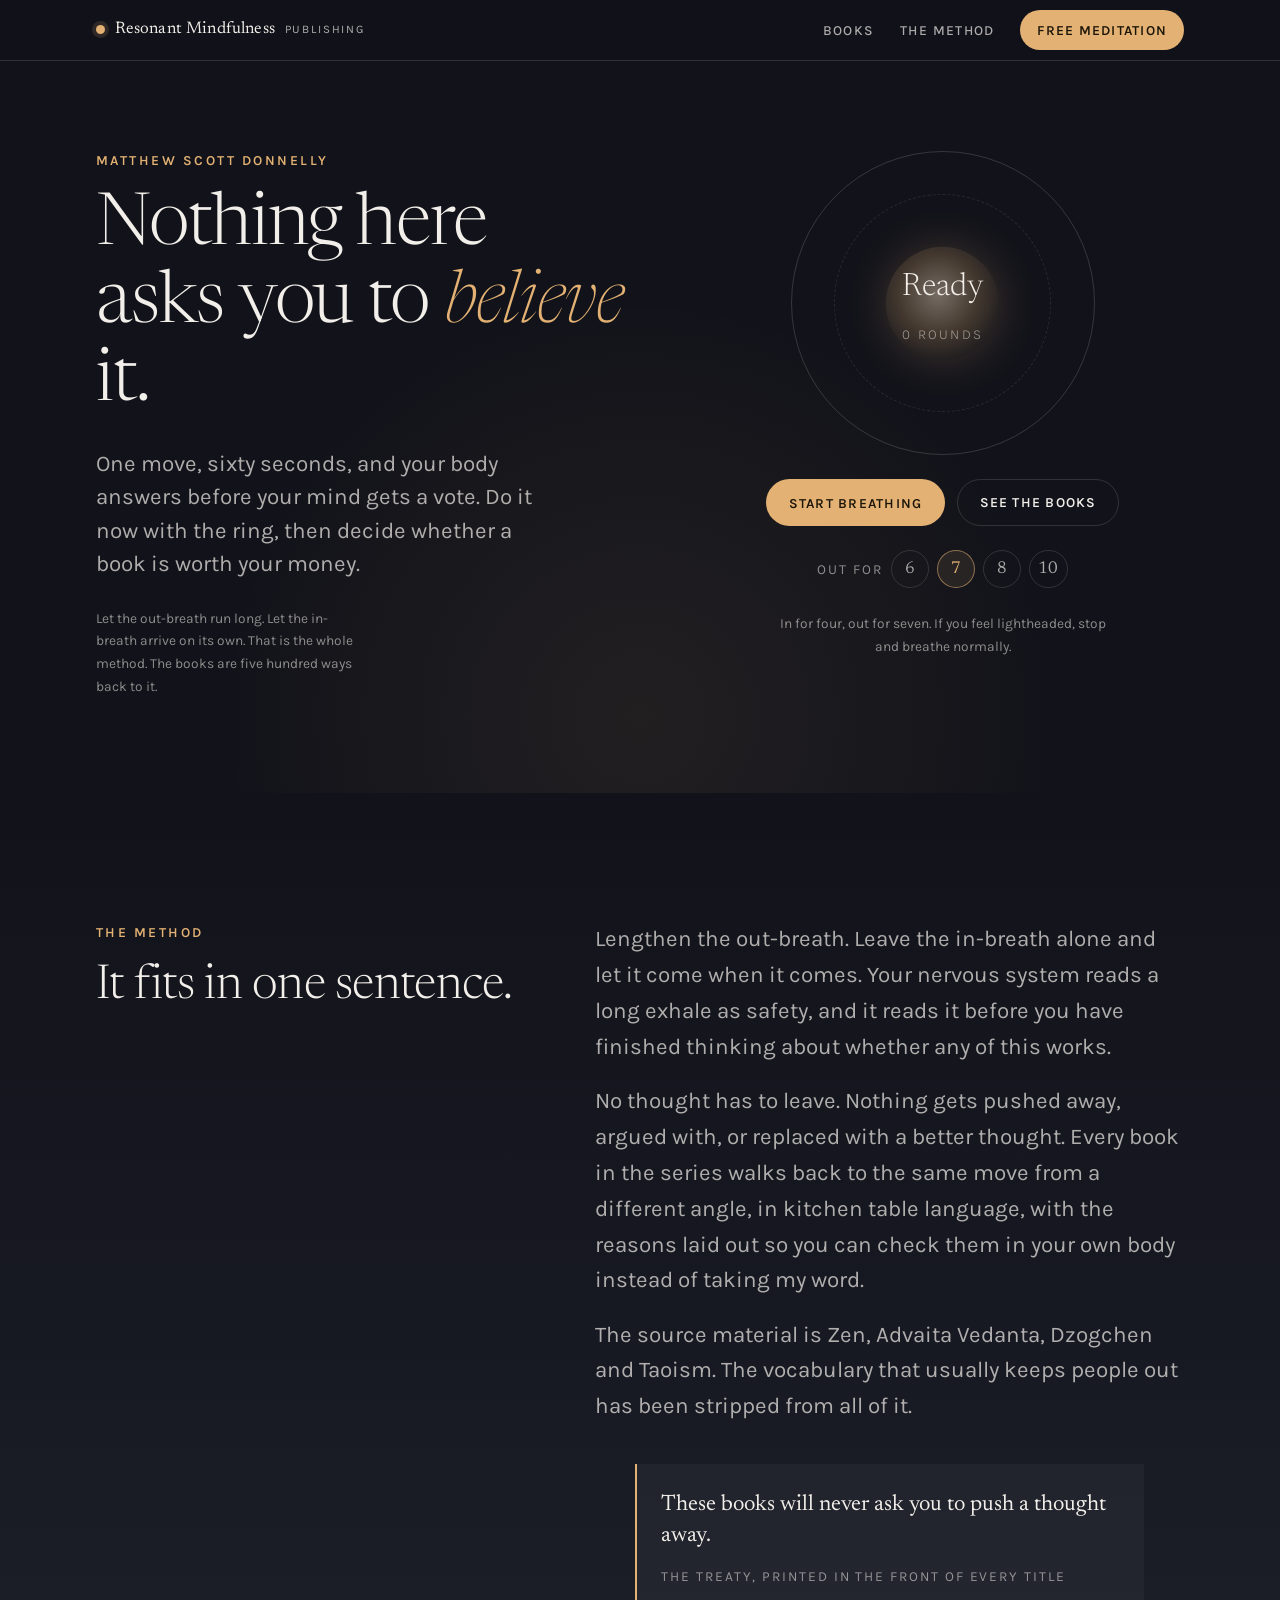
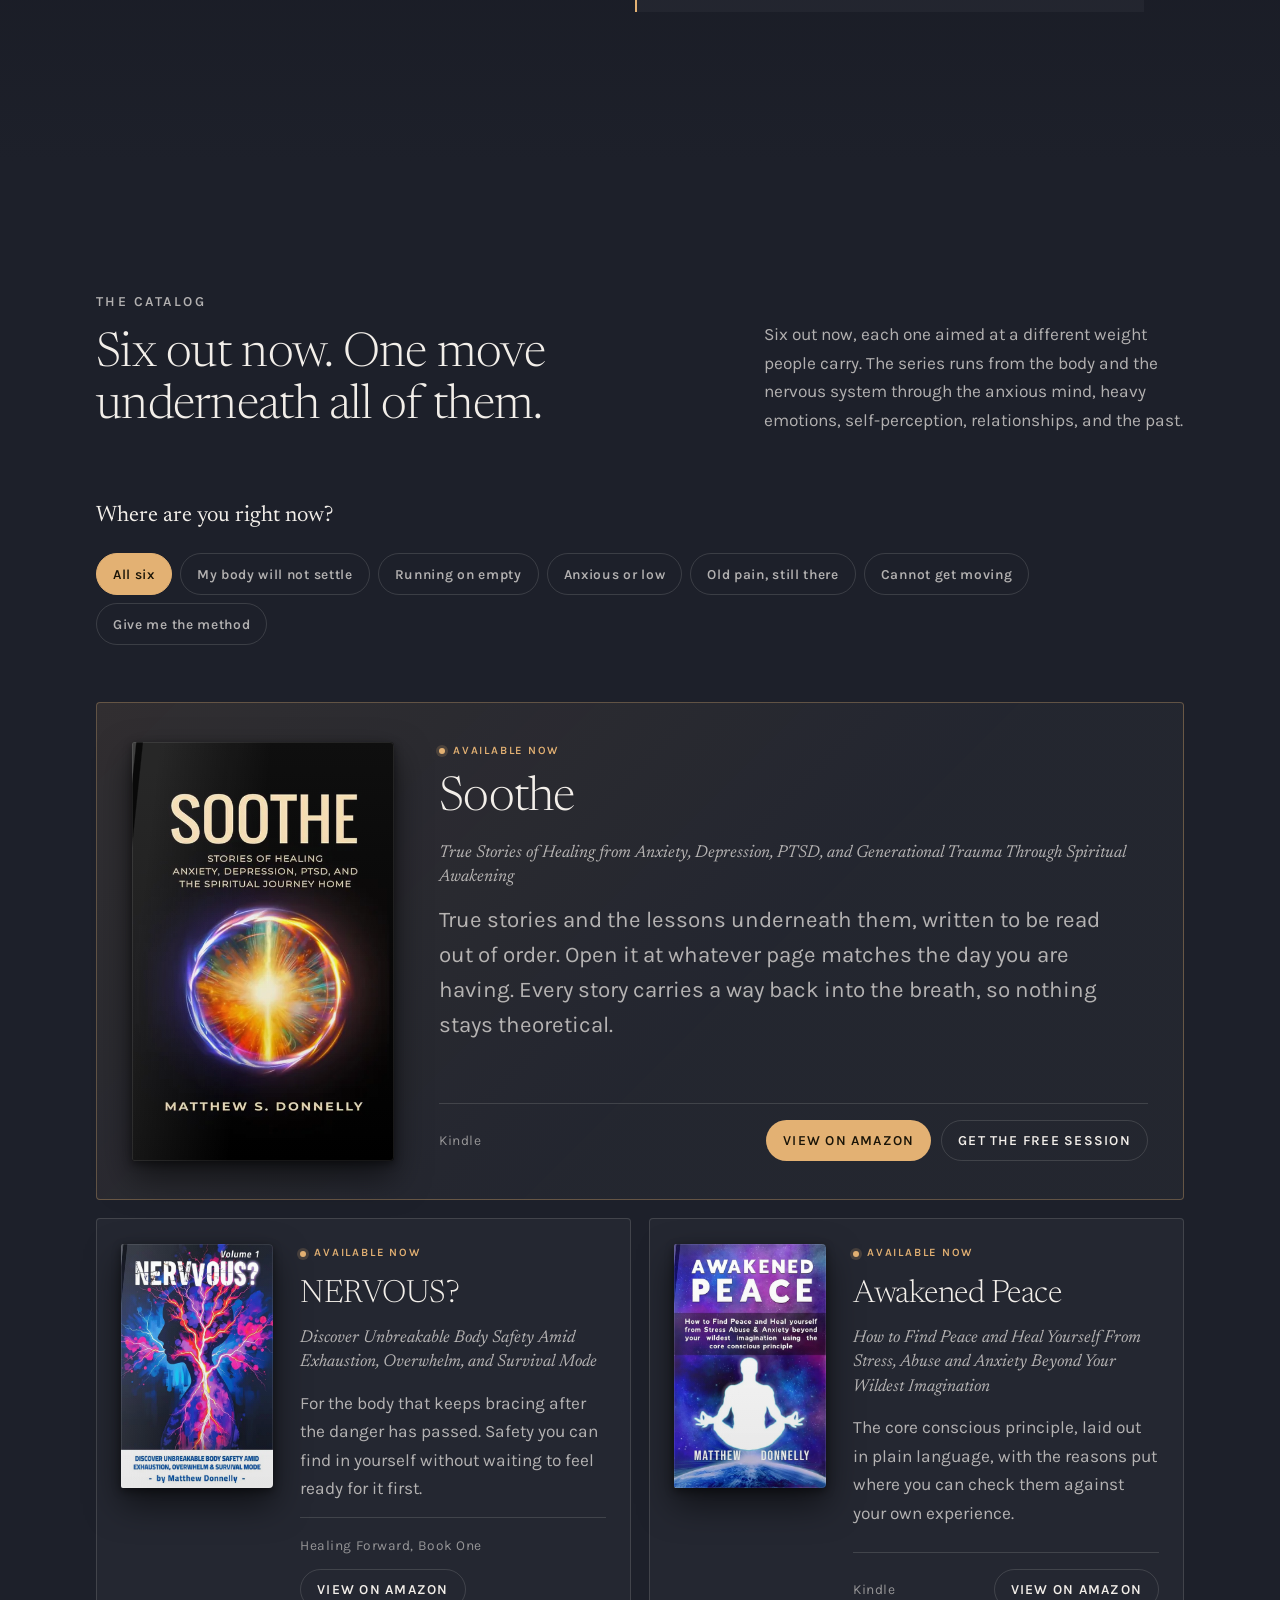
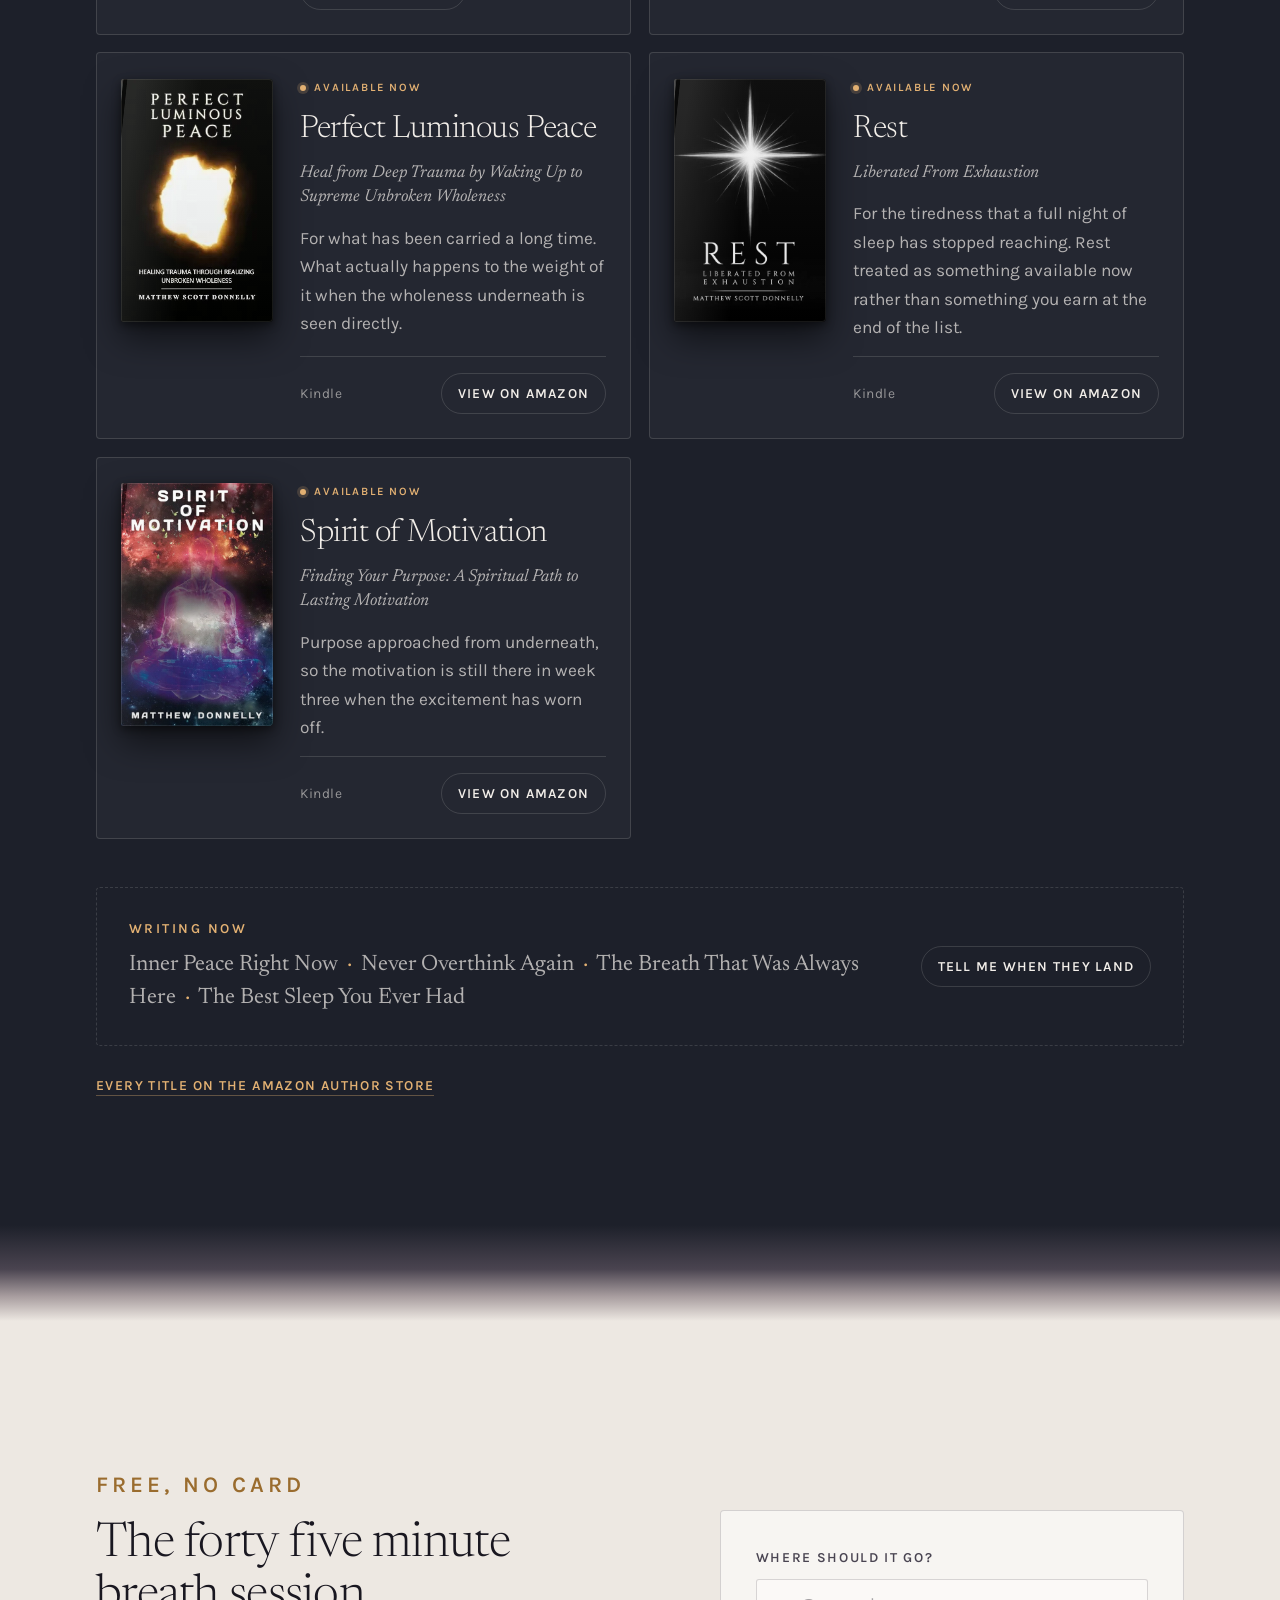
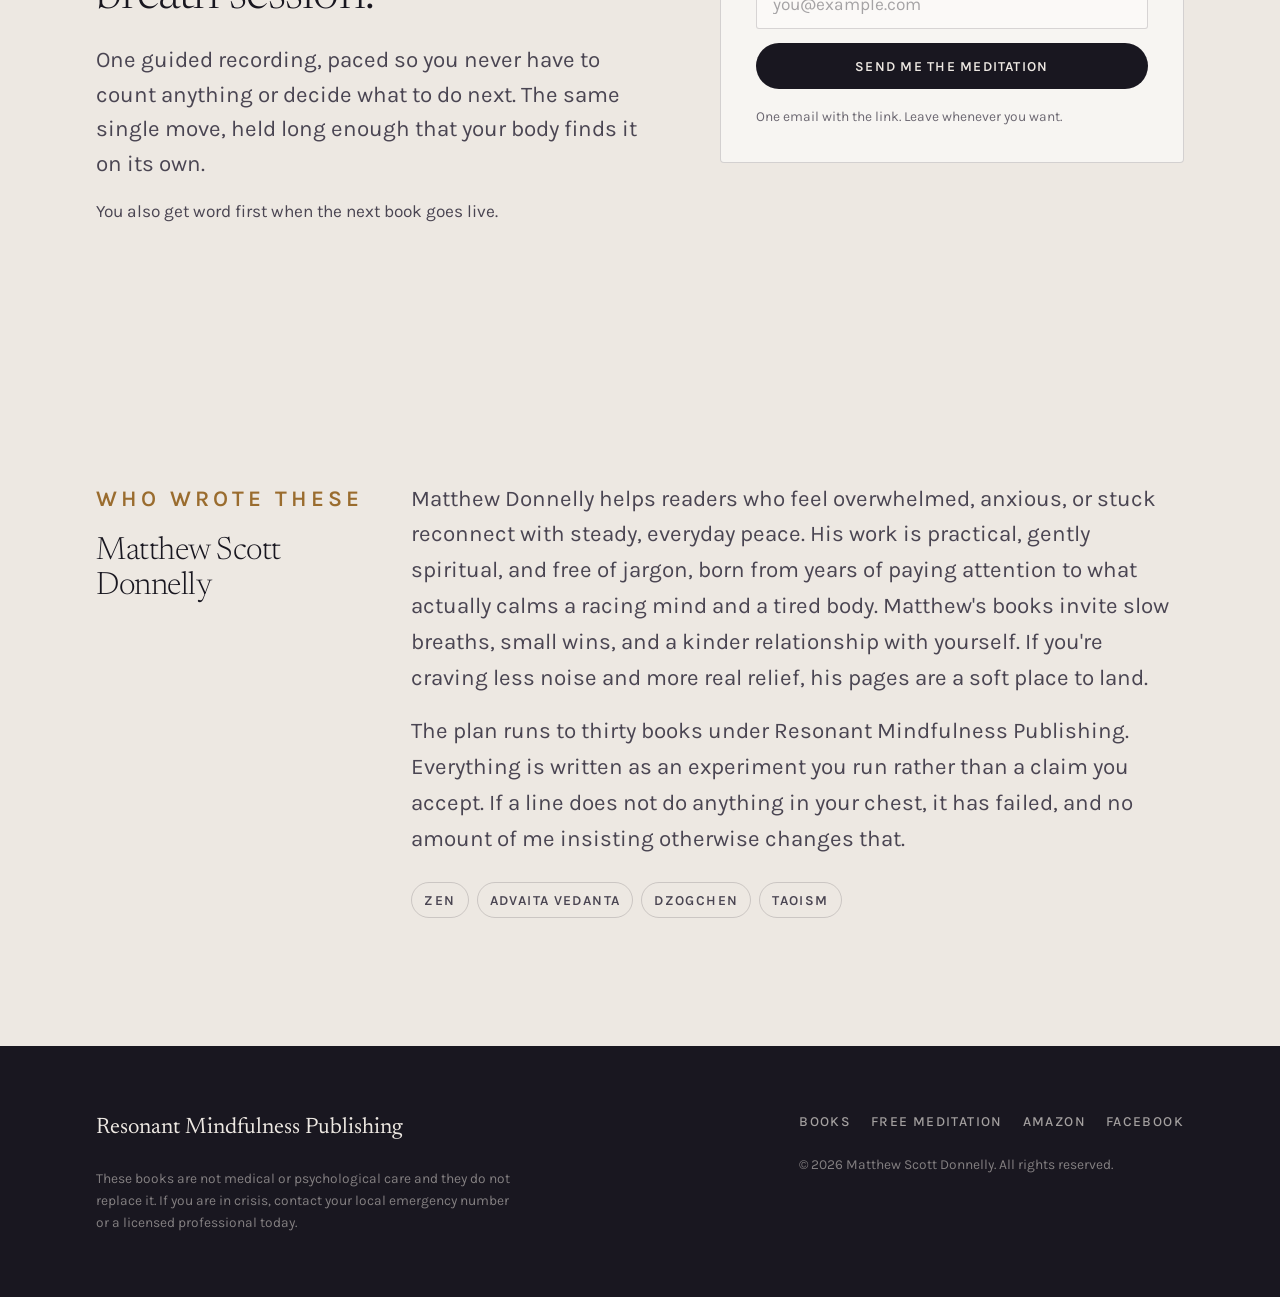
<file: index.html>
<!DOCTYPE html>
<html lang="en">
<head>
<meta charset="utf-8">
<meta name="viewport" content="width=device-width, initial-scale=1, viewport-fit=cover">
<title>Resonant Mindfulness Publishing | Books by Matthew Scott Donnelly</title>
<meta name="description" content="Books that translate Zen, Advaita Vedanta, Dzogchen and Taoism into plain language you can test in your own body. One move: the long out-breath.">
<meta name="theme-color" content="#12131A">
<meta property="og:title" content="Resonant Mindfulness Publishing">
<meta property="og:description" content="Nothing here asks you to believe it. One move, sixty seconds, and you decide.">
<meta property="og:type" content="website">
<link rel="canonical" href="https://REPLACE-DOMAIN/">
<meta property="og:url" content="https://REPLACE-DOMAIN/">
<meta property="og:image" content="https://REPLACE-DOMAIN/assets/covers/soothe.webp">
<script>document.documentElement.className+=' js';</script>
<link rel="preconnect" href="https://fonts.googleapis.com">
<link rel="preconnect" href="https://fonts.gstatic.com" crossorigin>
<link href="https://fonts.googleapis.com/css2?family=Karla:ital,wght@0,400;0,500;0,600;1,400&family=Newsreader:ital,opsz,wght@0,6..72,200;0,6..72,300;0,6..72,400;1,6..72,300&display=swap" rel="stylesheet">

  <!-- Begin Brevo Form - HEAD -->
  <style>
    :where(.sib-form-message-panel) {
      display: none;
    }

    :where(.sib-form-message-panel .sib-notification__icon) {
      width: 20px;
      height: 20px;
    }

    .ap-form-wrap {
      background: transparent;
      text-align: left;
    }

    #sib-form-container {
      width: 100%;
      max-width: 36rem;
      text-align: left;
      direction: ltr;
      font-family: var(--body, "Karla", -apple-system, BlinkMacSystemFont, "Segoe UI", Helvetica, Arial, sans-serif);
      color: var(--ink, #191720);
    }

    #sib-form-container input,
    #sib-form-container button,
    #sib-form-container label,
    #sib-form-container p {
      font-family: inherit;
    }

    #sib-form-container a {
      color: var(--gold-deep, #9A6C2E);
      text-decoration: underline;
    }

    #sib-form-container .ap-form {
      max-width: none;
      padding: clamp(1.5rem, 4vw, 2.2rem);
      background: rgba(255, 255, 255, .55);
      border: 1px solid var(--line-light, rgba(25, 23, 32, .16));
      border-radius: 4px;
    }

    #sib-form-container .ap-msg {
      max-width: none;
      margin: 0 0 1rem;
      padding: .9rem 1rem;
      border: 1px solid;
      border-radius: 3px;
      font-size: var(--s--1, .86rem);
      line-height: 1.5;
    }

    #sib-form-container .ap-msg--ok {
      color: #2E4A33;
      background: #E7EFE6;
      border-color: rgba(46, 74, 51, .34);
    }

    #sib-form-container .ap-msg--error {
      color: #5C2B2B;
      background: #F4E7E3;
      border-color: rgba(92, 43, 43, .34);
    }

    #sib-form-container .sib-form-message-panel__text {
      display: flex;
      align-items: flex-start;
      gap: .6rem;
      text-align: left;
    }

    #sib-form-container .sib-notification__icon {
      flex: none;
      width: 18px;
      height: 18px;
      margin-top: .15rem;
      fill: currentColor;
    }

    #sib-form-container .ap-label {
      display: block;
      margin-bottom: .6rem;
      font-size: var(--s--1, .86rem);
      font-weight: 600;
      letter-spacing: .12em;
      text-transform: uppercase;
      color: var(--ink-soft, #4A4552);
    }

    #sib-form-container .ap-input {
      width: 100%;
      min-height: 50px;
      padding: .8rem 1rem;
      font-size: var(--s-0, 1rem);
      color: var(--ink, #191720);
      background: #FBF9F7;
      border: 1px solid var(--line-light, rgba(25, 23, 32, .16));
      border-radius: 3px;
      box-shadow: none;
    }

    #sib-form-container .ap-input::placeholder {
      color: rgba(25, 23, 32, .38);
    }

    #sib-form-container .ap-input:focus {
      border-color: var(--ink, #191720);
      outline: none;
    }

    #sib-form-container .ap-input:focus-visible {
      outline: 2px solid var(--gold, #E3B173);
      outline-offset: 2px;
    }

    #sib-form-container .ap-error {
      display: block;
      margin-top: .6rem;
      padding: .5rem .75rem;
      font-size: var(--s--1, .86rem);
      line-height: 1.5;
      color: #5C2B2B;
      background: #F4E7E3;
      border: 1px solid rgba(92, 43, 43, .3);
      border-radius: 3px;
    }

    #sib-form-container .ap-error:empty {
      display: none;
      padding: 0;
      border: 0;
    }

    #sib-form-container .ap-btn {
      display: inline-flex;
      align-items: center;
      justify-content: center;
      gap: .55rem;
      width: 100%;
      min-height: 46px;
      margin-top: .9rem;
      padding: .7rem 1.35rem;
      font-size: var(--s--1, .86rem);
      font-weight: 600;
      letter-spacing: .09em;
      text-transform: uppercase;
      color: var(--dawn, #EDE8E2);
      background: var(--ink, #191720);
      border: 1px solid transparent;
      border-radius: 999px;
      cursor: pointer;
      transition: background-color .2s ease, transform .2s ease;
    }

    #sib-form-container .ap-btn:hover {
      background: #2C2836;
    }

    #sib-form-container .ap-btn:active {
      transform: translateY(1px);
    }

    #sib-form-container .ap-btn .icon {
      width: 1em;
      height: 1em;
      fill: currentColor;
    }

    #sib-form-container .ap-btn .progress-indicator__icon {
      animation: ap-spin .9s linear infinite;
    }

    #sib-form-container .sib-hide-loader-icon {
      display: none;
    }

    #sib-form-container .ap-note {
      margin: 1rem 0 0;
      font-size: var(--s--1, .86rem);
      line-height: 1.6;
      color: var(--ink-soft, #4A4552);
      opacity: .8;
    }

    #sib-form-container .input--hidden {
      display: none;
    }

    @keyframes ap-spin {
      to {
        transform: rotate(360deg);
      }
    }

    @media (prefers-reduced-motion: reduce) {

      #sib-form-container .ap-btn,
      #sib-form-container .ap-btn .progress-indicator__icon {
        transition: none;
        animation: none;
      }
    }
  </style>
  <!-- End Brevo Form - HEAD -->

  <link rel="stylesheet" href="assets/css/styles.css">
</head>
<body>
<a class="skip" href="#main">Skip to content</a>

<header class="site-head">
  <div class="head-in">
    <a class="mark" href="#top"><i class="mark-dot" aria-hidden="true"></i>Resonant Mindfulness <span>Publishing</span></a>
    <nav class="head-nav" aria-label="Main">
      <div class="head-links">
        <a href="#books">Books</a>
        <a href="#method">The method</a>
      </div>
      <a class="btn btn-gold btn-sm" href="#meditation">Free meditation</a>
    </nav>
  </div>
</header>

<main id="main">

  <!-- HERO -->
  <section class="sec hero tone-night" id="top">
    <div class="wrap hero-in">
      <div>
        <p class="eyebrow">Matthew Scott Donnelly</p>
        <h1>Nothing here asks you to <em>believe</em> it.</h1>
        <p class="hero-sub">One move, sixty seconds, and your body answers before your mind gets a vote. Do it now with the ring, then decide whether a book is worth your money.</p>
        <p class="hero-note">Let the out-breath run long. Let the in-breath arrive on its own. That is the whole method. The books are five hundred ways back to it.</p>
      </div>

      <div class="pacer" id="pacer">
        <div class="pacer-stage">
          <div class="ring" aria-hidden="true"></div>
          <svg class="arc" viewBox="0 0 100 100" aria-hidden="true">
            <circle class="arc-fill" id="arc" cx="50" cy="50" r="49.5"/>
          </svg>
          <div class="orb" id="orb" aria-hidden="true"></div>
          <p class="pacer-label">
            <span id="phase" aria-live="polite">Ready</span>
            <span class="pacer-count" id="rounds">0 rounds</span>
          </p>
        </div>
        <div class="pacer-controls">
          <button class="btn btn-gold" id="pacer-toggle" type="button">Start breathing</button>
          <a class="btn btn-ghost" href="#books">See the books</a>
        </div>
        <div class="pace" role="group" aria-label="Length of the out-breath in seconds">
          <span class="pace-label">Out for</span>
          <button class="pace-btn" type="button" data-out="6000" aria-pressed="false">6</button>
          <button class="pace-btn" type="button" data-out="7000" aria-pressed="true">7</button>
          <button class="pace-btn" type="button" data-out="8000" aria-pressed="false">8</button>
          <button class="pace-btn" type="button" data-out="10000" aria-pressed="false">10</button>
        </div>
        <div class="pacer-foot">
          <p class="pacer-safety">In for four, out for <span id="out-word">seven</span>. If you feel lightheaded, stop and breathe normally.</p>
          <p class="pacer-milestone">That was a minute. Whatever just moved in your chest is the whole argument.</p>
        </div>
      </div>
    </div>
  </section>

  <!-- METHOD -->
  <section class="sec method tone-night-2" id="method">
    <div class="wrap method-grid">
      <div>
        <p class="eyebrow">The method</p>
        <h2>It fits in one sentence.</h2>
      </div>
      <div>
        <div class="method-body">
          <p>Lengthen the out-breath. Leave the in-breath alone and let it come when it comes. Your nervous system reads a long exhale as safety, and it reads it before you have finished thinking about whether any of this works.</p>
          <p>No thought has to leave. Nothing gets pushed away, argued with, or replaced with a better thought. Every book in the series walks back to the same move from a different angle, in kitchen table language, with the reasons laid out so you can check them in your own body instead of taking my word.</p>
          <p>The source material is Zen, Advaita Vedanta, Dzogchen and Taoism. The vocabulary that usually keeps people out has been stripped from all of it.</p>
        </div>
        <blockquote class="treaty">
          These books will never ask you to push a thought away.
          <small>The treaty, printed in the front of every title</small>
        </blockquote>
      </div>
    </div>
  </section>

  <!-- BOOKS -->
  <section class="sec books tone-night-3" id="books">
    <div class="wrap">
      <div class="sec-head reveal">
        <div>
          <p class="eyebrow">The catalog</p>
          <h2>Six out now. One move underneath all of them.</h2>
        </div>
        <p>Six out now, each one aimed at a different weight people carry. The series runs from the body and the nervous system through the anxious mind, heavy emotions, self-perception, relationships, and the past.</p>
      </div>

      <div class="chooser reveal">
        <p class="chooser-q">Where are you right now?</p>
        <div class="chip-row" role="group" aria-label="Find the book for what you are dealing with">
          <button class="chip" type="button" data-pick="all" aria-pressed="true">All six</button>
          <button class="chip" type="button" data-pick="nervous" aria-pressed="false">My body will not settle</button>
          <button class="chip" type="button" data-pick="rest" aria-pressed="false">Running on empty</button>
          <button class="chip" type="button" data-pick="soothe" aria-pressed="false">Anxious or low</button>
          <button class="chip" type="button" data-pick="luminous" aria-pressed="false">Old pain, still there</button>
          <button class="chip" type="button" data-pick="spirit" aria-pressed="false">Cannot get moving</button>
          <button class="chip" type="button" data-pick="awakened" aria-pressed="false">Give me the method</button>
        </div>
        <p class="chooser-out" id="chooser-out" role="status"></p>
      </div>

      <div class="book-grid" id="book-grid">

        <article class="book is-lead reveal" data-book="soothe">
          <div class="cover cv-soothe" role="img" aria-label="Front cover of Soothe by Matthew Scott Donnelly"></div>
          <div class="book-body">
          <span class="status out">Available now</span>
          <h3>Soothe</h3>
          <p class="book-sub">True Stories of Healing from Anxiety, Depression, PTSD, and Generational Trauma Through Spiritual Awakening</p>
          <p class="book-blurb">True stories and the lessons underneath them, written to be read out of order. Open it at whatever page matches the day you are having. Every story carries a way back into the breath, so nothing stays theoretical.</p>
          <div class="book-meta">
            <span class="book-spec">Kindle</span>
            <span class="btn-row">
              <a class="btn btn-gold btn-sm" href="https://www.amazon.com/dp/B0FXNPCQXS">View on Amazon</a>
              <a class="btn btn-ghost btn-sm" href="#meditation">Get the free session</a>
            </span>
          </div>
        </div>
        </article>

        <article class="book reveal" data-book="nervous">
          <div class="cover cv-nervous" role="img" aria-label="Front cover of NERVOUS? by Matthew Scott Donnelly"></div>
          <div class="book-body">
          <span class="status out">Available now</span>
          <h3>NERVOUS?</h3>
          <p class="book-sub">Discover Unbreakable Body Safety Amid Exhaustion, Overwhelm, and Survival Mode</p>
          <p class="book-blurb">For the body that keeps bracing after the danger has passed. Safety you can find in yourself without waiting to feel ready for it first.</p>
          <div class="book-meta">
            <span class="book-spec">Healing Forward, Book One</span>
            <a class="btn btn-ghost btn-sm" href="https://www.amazon.com/dp/B0FZP8CP2K">View on Amazon</a>
          </div>
        </div>
        </article>

        <article class="book reveal" data-book="awakened">
          <div class="cover cv-awakened" role="img" aria-label="Front cover of Awakened Peace by Matthew Scott Donnelly"></div>
          <div class="book-body">
          <span class="status out">Available now</span>
          <h3>Awakened Peace</h3>
          <p class="book-sub">How to Find Peace and Heal Yourself From Stress, Abuse and Anxiety Beyond Your Wildest Imagination</p>
          <p class="book-blurb">The core conscious principle, laid out in plain language, with the reasons put where you can check them against your own experience.</p>
          <div class="book-meta">
            <span class="book-spec">Kindle</span>
            <a class="btn btn-ghost btn-sm" href="https://www.amazon.com/dp/B0FY8G5QWJ">View on Amazon</a>
          </div>
        </div>
        </article>

        <article class="book reveal" data-book="luminous">
          <div class="cover cv-luminous" role="img" aria-label="Front cover of Perfect Luminous Peace by Matthew Scott Donnelly"></div>
          <div class="book-body">
          <span class="status out">Available now</span>
          <h3>Perfect Luminous Peace</h3>
          <p class="book-sub">Heal from Deep Trauma by Waking Up to Supreme Unbroken Wholeness</p>
          <p class="book-blurb">For what has been carried a long time. What actually happens to the weight of it when the wholeness underneath is seen directly.</p>
          <div class="book-meta">
            <span class="book-spec">Kindle</span>
            <a class="btn btn-ghost btn-sm" href="https://www.amazon.com/dp/B0GHPTZHB3">View on Amazon</a>
          </div>
        </div>
        </article>

        <article class="book reveal" data-book="rest">
          <div class="cover cv-rest" role="img" aria-label="Front cover of Rest by Matthew Scott Donnelly"></div>
          <div class="book-body">
          <span class="status out">Available now</span>
          <h3>Rest</h3>
          <p class="book-sub">Liberated From Exhaustion</p>
          <p class="book-blurb">For the tiredness that a full night of sleep has stopped reaching. Rest treated as something available now rather than something you earn at the end of the list.</p>
          <div class="book-meta">
            <span class="book-spec">Kindle</span>
            <a class="btn btn-ghost btn-sm" href="https://www.amazon.com/dp/B0GH54Q6NW">View on Amazon</a>
          </div>
        </div>
        </article>

        <article class="book reveal" data-book="spirit">
          <div class="cover cv-spirit" role="img" aria-label="Front cover of Spirit of Motivation by Matthew Scott Donnelly"></div>
          <div class="book-body">
          <span class="status out">Available now</span>
          <h3>Spirit of Motivation</h3>
          <p class="book-sub">Finding Your Purpose: A Spiritual Path to Lasting Motivation</p>
          <p class="book-blurb">Purpose approached from underneath, so the motivation is still there in week three when the excitement has worn off.</p>
          <div class="book-meta">
            <span class="book-spec">Kindle</span>
            <a class="btn btn-ghost btn-sm" href="https://www.amazon.com/dp/B01AIOZQ38">View on Amazon</a>
          </div>
        </div>
        </article>

      </div>

      <div class="coming reveal">
        <div>
          <p class="eyebrow">Writing now</p>
          <p class="coming-list">Inner Peace Right Now <i>&middot;</i> Never Overthink Again <i>&middot;</i> The Breath That Was Always Here <i>&middot;</i> The Best Sleep You Ever Had</p>
        </div>
        <a class="btn btn-ghost btn-sm" href="#meditation">Tell me when they land</a>
      </div>

      <p class="store-line reveal"><a href="https://www.amazon.com/stores/Matthew-Donnelly/author/B0FWQGJ4T9">Every title on the Amazon author store</a></p>
    </div>
  </section>

  <div class="tone-break" aria-hidden="true"></div>

  <!-- FREE MEDITATION -->
  <section class="sec gift tone-light" id="meditation">
    <div class="wrap gift-in">
      <div class="reveal">
        <p class="eyebrow">Free, no card</p>
        <h2>The forty five minute breath session.</h2>
        <p>One guided recording, paced so you never have to count anything or decide what to do next. The same single move, held long enough that your body finds it on its own.</p>
        <p style="font-size:var(--s-0);margin-top:1rem">You also get word first when the next book goes live.</p>
      </div>

      <!-- Begin Brevo Form - BODY -->
      <div class="sib-form ap-form-wrap reveal">
        <div id="sib-form-container" class="sib-form-container">

          <div id="error-message" class="sib-form-message-panel ap-msg ap-msg--error">
            <div class="sib-form-message-panel__text sib-form-message-panel__text--center">
              <svg viewBox="0 0 512 512" class="sib-icon sib-notification__icon" aria-hidden="true">
                <path d="M256 40c118.621 0 216 96.075 216 216 0 119.291-96.61 216-216 216-119.244 0-216-96.562-216-216 0-119.203 96.602-216 216-216m0-32C119.043 8 8 119.083 8 256c0 136.997 111.043 248 248 248s248-111.003 248-248C504 119.083 392.957 8 256 8zm-11.49 120h22.979c6.823 0 12.274 5.682 11.99 12.5l-7 168c-.268 6.428-5.556 11.5-11.99 11.5h-8.979c-6.433 0-11.722-5.073-11.99-11.5l-7-168c-.283-6.818 5.167-12.5 11.99-12.5zM256 340c-15.464 0-28 12.536-28 28s12.536 28 28 28 28-12.536 28-28-12.536-28-28-28z" />
              </svg>
              <span class="sib-form-message-panel__inner-text">That did not go through. Check the address for a typo and send it once more.</span>
            </div>
          </div>

          <div id="success-message" class="sib-form-message-panel ap-msg ap-msg--ok">
            <div class="sib-form-message-panel__text sib-form-message-panel__text--center">
              <svg viewBox="0 0 512 512" class="sib-icon sib-notification__icon" aria-hidden="true">
                <path d="M256 8C119.033 8 8 119.033 8 256s111.033 248 248 248 248-111.033 248-248S392.967 8 256 8zm0 464c-118.664 0-216-96.055-216-216 0-118.663 96.055-216 216-216 118.664 0 216 96.055 216 216 0 118.663-96.055 216-216 216zm141.63-274.961L217.15 376.071c-4.705 4.667-12.303 4.637-16.97-.068l-85.878-86.572c-4.667-4.705-4.637-12.303.068-16.97l8.52-8.451c4.705-4.667 12.303-4.637 16.97.068l68.976 69.533 163.441-162.13c4.705-4.667 12.303-4.637 16.97.068l8.451 8.52c4.668 4.705 4.637 12.303-.068 16.97z" />
              </svg>
              <span class="sib-form-message-panel__inner-text">It is on the way. If it is not in your inbox in a few minutes, look in promotions or spam.</span>
            </div>
          </div>

          <div id="sib-container" class="sib-container--large sib-container--vertical ap-form">
            <form id="sib-form" method="POST" action="https://a9a9560a.sibforms.com/serve/[base64]" data-type="subscription">

              <div class="sib-input sib-form-block">
                <div class="form__entry entry_block">
                  <div class="form__label-row">
                    <label class="entry__label ap-label" for="EMAIL">Where should it go?</label>
                    <div class="entry__field">
                      <input class="input ap-input" type="email" id="EMAIL" name="EMAIL" autocomplete="email" inputmode="email" value="" placeholder="you@example.com" data-required="true" required />
                    </div>
                  </div>
                  <label class="entry__error entry__error--primary ap-error" for="EMAIL"></label>
                </div>
              </div>

              <div class="sib-form-block">
                <button class="sib-form-block__button sib-form-block__button-with-loader ap-btn" form="sib-form" type="submit">
                  <svg class="icon clickable__icon progress-indicator__icon sib-hide-loader-icon" viewBox="0 0 512 512" aria-hidden="true">
                    <path d="M460.116 373.846l-20.823-12.022c-5.541-3.199-7.54-10.159-4.663-15.874 30.137-59.886 28.343-131.652-5.386-189.946-33.641-58.394-94.896-95.833-161.827-99.676C261.028 55.961 256 50.751 256 44.352V20.309c0-6.904 5.808-12.337 12.703-11.982 83.556 4.306 160.163 50.864 202.11 123.677 42.063 72.696 44.079 162.316 6.031 236.832-3.14 6.148-10.75 8.461-16.728 5.01z" />
                  </svg>
                  Send me the meditation
                </button>
              </div>

              <p class="ap-note">One email with the link. Leave whenever you want.</p>

              <input type="text" name="email_address_check" value="" class="input--hidden">
              <input type="hidden" name="locale" value="en">

            </form>
          </div>
        </div>
      </div>
      <!-- End Brevo Form - BODY -->
    </div>
  </section>

  <!-- ABOUT -->
  <section class="sec about tone-light" id="about">
    <div class="wrap about-in reveal">
      <div>
        <p class="eyebrow">Who wrote these</p>
        <h2>Matthew Scott Donnelly</h2>
      </div>
      <div>
        <p>Matthew Donnelly helps readers who feel overwhelmed, anxious, or stuck reconnect with steady, everyday peace. His work is practical, gently spiritual, and free of jargon, born from years of paying attention to what actually calms a racing mind and a tired body. Matthew's books invite slow breaths, small wins, and a kinder relationship with yourself. If you're craving less noise and more real relief, his pages are a soft place to land.</p>
        <p>The plan runs to thirty books under Resonant Mindfulness Publishing. Everything is written as an experiment you run rather than a claim you accept. If a line does not do anything in your chest, it has failed, and no amount of me insisting otherwise changes that.</p>
        <div class="sources">
          <span>Zen</span><span>Advaita Vedanta</span><span>Dzogchen</span><span>Taoism</span>
        </div>
      </div>
    </div>
  </section>

</main>

<footer class="site-foot">
  <div class="wrap foot-in">
    <div>
      <p class="foot-mark">Resonant Mindfulness Publishing</p>
      <p class="foot-fine">These books are not medical or psychological care and they do not replace it. If you are in crisis, contact your local emergency number or a licensed professional today.</p>
    </div>
    <div>
      <nav class="foot-links" aria-label="Footer">
        <a href="#books">Books</a>
        <a href="#meditation">Free meditation</a>
        <a href="https://www.amazon.com/stores/Matthew-Donnelly/author/B0FWQGJ4T9">Amazon</a>
        <a href="https://www.facebook.com/anewearthnow">Facebook</a>
      </nav>
      <p class="foot-fine">&copy; <span id="year">2026</span> Matthew Scott Donnelly. All rights reserved.</p>
    </div>
  </div>
</footer>

<!-- Begin Brevo Form - FOOTER -->
  <script>
    window.REQUIRED_CODE_ERROR_MESSAGE = 'Please choose a country code';
    window.LOCALE = 'en';
    window.EMAIL_INVALID_MESSAGE = window.SMS_INVALID_MESSAGE = "That address does not look right. Check it and try again.";
    window.REQUIRED_ERROR_MESSAGE = "This one cannot be left blank.";
    window.GENERIC_INVALID_MESSAGE = "That address does not look right. Check it and try again.";
    window.INVALID_NUMBER = "That number does not look right. Check it and try again.";
    window.INVALID_DATE = "Please enter a valid date";
    window.REQUIRED_MULTISELECT_MESSAGE = 'Please select at least 1 option';

    window.translation = {
      common: {
        selectedList: '{quantity} list selected',
        selectedLists: '{quantity} lists selected',
        selectedOption: '{quantity} selected',
        selectedOptions: '{quantity} selected',
      }
    };

    var AUTOHIDE = Boolean(0);
  </script>

  <script defer src="https://sibforms.com/forms/end-form/build/main.js"></script>
  <!-- End Brevo Form - FOOTER -->

  <script defer src="assets/js/main.js"></script>
</body>
</html>
</file>
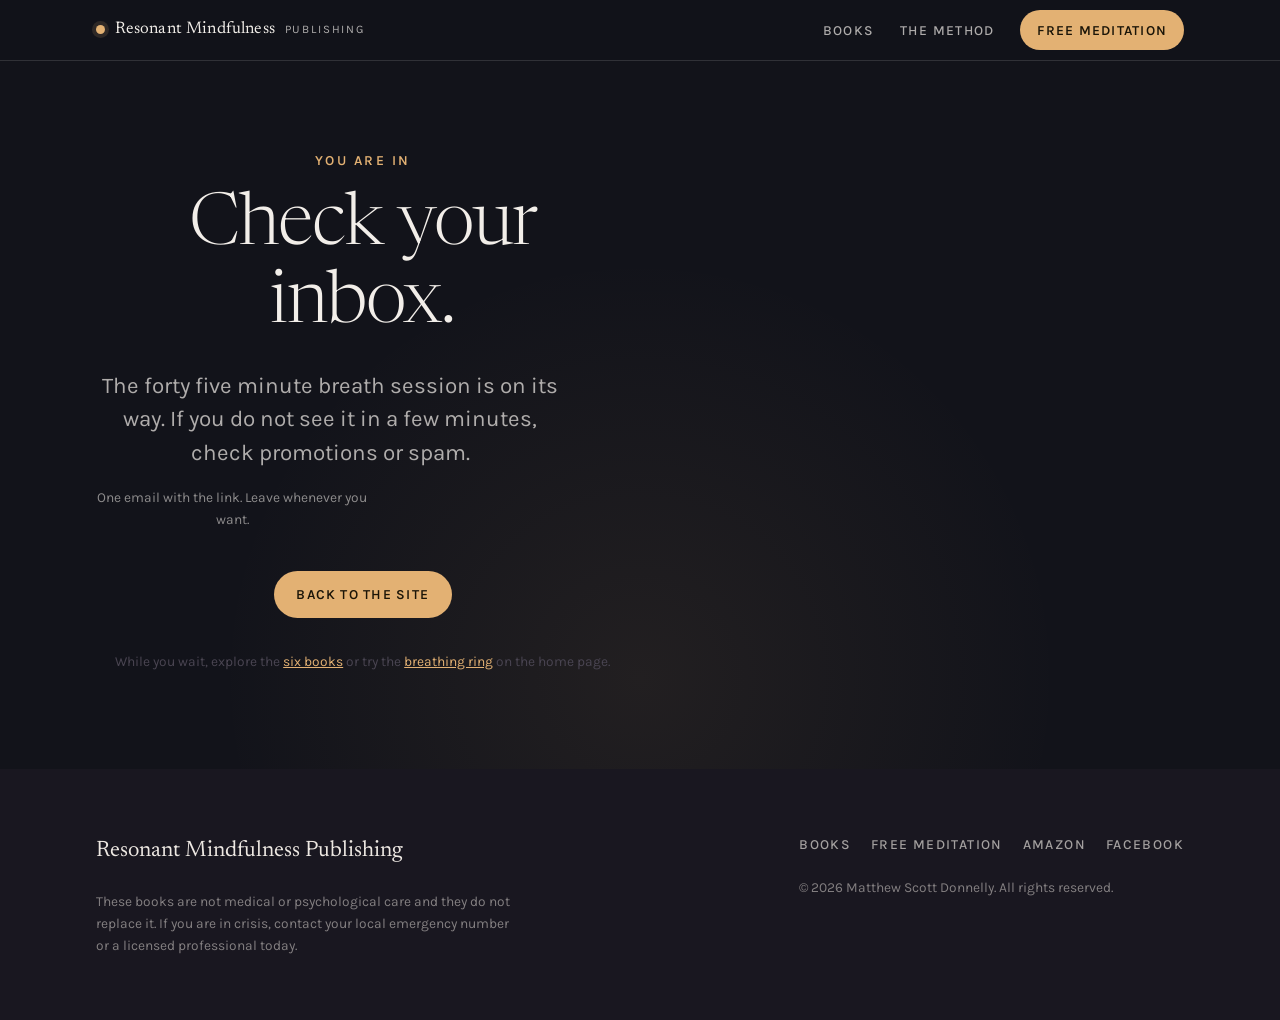
<file: thank-you.html>
<!DOCTYPE html>
<html lang="en">
<head>
<meta charset="utf-8">
<meta name="viewport" content="width=device-width, initial-scale=1, viewport-fit=cover">
<title>Thanks for Joining | Resonant Mindfulness Publishing</title>
<meta name="description" content="Your free meditation session is on the way. Check your inbox in a few minutes.">
<meta name="theme-color" content="#12131A">
<meta property="og:title" content="Thanks for Joining | Resonant Mindfulness Publishing">
<meta property="og:description" content="Your free meditation session is on the way. Check your inbox in a few minutes.">
<meta property="og:type" content="website">
<link rel="canonical" href="https://REPLACE-DOMAIN/thank-you.html">
<meta property="og:url" content="https://REPLACE-DOMAIN/thank-you.html">
<meta property="og:image" content="https://REPLACE-DOMAIN/assets/covers/soothe.webp">
<script>document.documentElement.className+=' js';</script>
<link rel="preconnect" href="https://fonts.googleapis.com">
<link rel="preconnect" href="https://fonts.gstatic.com" crossorigin>
<link href="https://fonts.googleapis.com/css2?family=Karla:ital,wght@0,400;0,500;0,600;1,400&family=Newsreader:ital,opsz,wght@0,6..72,200;0,6..72,300;0,6..72,400;1,6..72,300&display=swap" rel="stylesheet">
<link rel="stylesheet" href="assets/css/styles.css">
</head>
<body>
<a class="skip" href="#main">Skip to content</a>

<header class="site-head">
  <div class="head-in">
    <a class="mark" href="index.html"><i class="mark-dot" aria-hidden="true"></i>Resonant Mindfulness <span>Publishing</span></a>
    <nav class="head-nav" aria-label="Main">
      <div class="head-links">
        <a href="index.html#books">Books</a>
        <a href="index.html#method">The method</a>
      </div>
      <a class="btn btn-gold btn-sm" href="index.html#meditation">Free meditation</a>
    </nav>
  </div>
</header>

<main id="main">
  <section class="sec hero tone-night" id="top">
    <div class="wrap hero-in">
      <div style="text-align:center;max-width:36rem;margin:0 auto;">
        <div class="reveal" style="opacity:1;transform:none;">
          <p class="eyebrow">You are in</p>
          <h1>Check your inbox.</h1>
          <p class="hero-sub" style="margin-top:1.5rem;">The forty five minute breath session is on its way. If you do not see it in a few minutes, check promotions or spam.</p>
          <p class="hero-note" style="margin-top:1rem;">One email with the link. Leave whenever you want.</p>
        </div>

        <a href="index.html" class="btn btn-gold reveal" style="display:inline-flex;margin-top:2.5rem;opacity:1;transform:none;">
          Back to the site
        </a>

        <p class="reveal" style="margin-top:2rem;font-size:var(--s--1);color:var(--ink-soft);opacity:1;transform:none;">
          While you wait, explore the <a href="index.html#books" style="color:var(--gold);text-decoration:underline;">six books</a> or try the <a href="index.html#method" style="color:var(--gold);text-decoration:underline;">breathing ring</a> on the home page.
        </p>
      </div>
    </div>
  </section>
</main>

<footer class="site-foot">
  <div class="wrap foot-in">
    <div>
      <p class="foot-mark">Resonant Mindfulness Publishing</p>
      <p class="foot-fine">These books are not medical or psychological care and they do not replace it. If you are in crisis, contact your local emergency number or a licensed professional today.</p>
    </div>
    <div>
      <nav class="foot-links" aria-label="Footer">
        <a href="index.html#books">Books</a>
        <a href="index.html#meditation">Free meditation</a>
        <a href="https://www.amazon.com/stores/Matthew-Donnelly/author/B0FWQGJ4T9">Amazon</a>
        <a href="https://www.facebook.com/anewearthnow">Facebook</a>
      </nav>
      <p class="foot-fine">&copy; <span id="year">2026</span> Matthew Scott Donnelly. All rights reserved.</p>
    </div>
  </div>
</footer>

<script defer src="assets/js/main.js"></script>
</body>
</html>
</file>
<file: assets/css/styles.css>
/* ============================================================
   EDIT THESE: search the file for  #REPLACE-LINK  and swap in
   your real URLs (Amazon listings, Whop membership, samples).
   For the email form, replace  action="#REPLACE-FORM-ACTION"
   with the form action URL from your email provider.
   ============================================================ */

:root{
  --night:#12131A;
  --night-2:#171922;
  --night-3:#1D202A;
  --dawn:#EDE8E2;
  --dawn-2:#E4DDD5;
  --ink:#191720;
  --ink-soft:#4A4552;
  --bone:#F2EEE9;
  --bone-dim:rgba(242,238,233,.70);
  --bone-faded:rgba(242,238,233,.55);
  --gold:#E3B173;
  --gold-deep:#9A6C2E;
  --line-dark:rgba(242,238,233,.14);
  --line-light:rgba(25,23,32,.16);

  --display:"Newsreader",Georgia,"Times New Roman",serif;
  --body:"Karla",-apple-system,BlinkMacSystemFont,"Segoe UI",Helvetica,Arial,sans-serif;

  --s--1:clamp(.78rem,.75rem + .15vw,.86rem);
  --s-0:clamp(1rem,.96rem + .2vw,1.08rem);
  --s-1:clamp(1.15rem,1.05rem + .5vw,1.4rem);
  --s-2:clamp(1.45rem,1.25rem + 1vw,2rem);
  --s-3:clamp(1.95rem,1.55rem + 2vw,3rem);
  --s-4:clamp(2.5rem,1.75rem + 3.6vw,4.5rem);

  --wrap:min(100% - 2.5rem, 68rem);
  --pad-y:clamp(4rem,10vw,8.5rem);
}

*,*::before,*::after{box-sizing:border-box}
html{-webkit-text-size-adjust:100%; scroll-behavior:smooth}
body{
  margin:0;
  background:var(--night);
  color:var(--bone);
  font-family:var(--body);
  font-size:var(--s-0);
  line-height:1.65;
  -webkit-font-smoothing:antialiased;
  overflow-x:hidden;
}
img{max-width:100%;display:block}
h1,h2,h3{font-family:var(--display);font-weight:300;line-height:1.08;margin:0;letter-spacing:-.015em}
p{margin:0}
a{color:inherit}

.wrap{width:var(--wrap);margin-inline:auto}

.eyebrow{
  font-size:var(--s--1);
  font-weight:600;
  letter-spacing:.18em;
  text-transform:uppercase;
  color:var(--gold);
  margin:0 0 1.1rem;
}
.tone-light .eyebrow{color:var(--gold-deep)}

.skip{
  position:absolute;left:-999px;top:0;z-index:100;
  background:var(--bone);color:var(--ink);padding:.75rem 1rem;border-radius:2px;
}
.skip:focus{left:.75rem;top:.75rem}

:focus-visible{outline:2px solid var(--gold);outline-offset:3px;border-radius:2px}

/* ---------- header ---------- */
.site-head{
  position:sticky;top:0;z-index:50;
  background:rgba(18,19,26,.82);
  backdrop-filter:blur(10px);
  -webkit-backdrop-filter:blur(10px);
  border-bottom:1px solid var(--line-dark);
}
.head-in{
  width:var(--wrap);margin-inline:auto;
  display:flex;align-items:center;justify-content:space-between;gap:1rem;
  min-height:60px;
}
.mark{
  font-family:var(--display);
  font-size:1.05rem;letter-spacing:.01em;text-decoration:none;
  display:flex;align-items:center;gap:.6rem;
}
.mark span{color:var(--bone-dim);font-size:.72rem;font-family:var(--body);letter-spacing:.16em;text-transform:uppercase;display:none}
@media(min-width:44rem){.mark span{display:inline}}
.mark-dot{
  width:9px;height:9px;border-radius:50%;background:var(--gold);flex:none;
  box-shadow:0 0 0 4px rgba(227,177,115,.14);
}
.head-nav{display:flex;align-items:center;gap:1.6rem}
.head-links{display:none;gap:1.6rem}
@media(min-width:52rem){.head-links{display:flex}}
.head-links a{
  font-size:var(--s--1);letter-spacing:.1em;text-transform:uppercase;
  color:var(--bone-dim);text-decoration:none;font-weight:500;
}
.head-links a:hover{color:var(--bone)}
@media(max-width:51.99rem){
  .head-in{min-height:54px;gap:.6rem;flex-wrap:nowrap}
  .mark{font-size:.95rem}
  .head-nav{display:none}
  .site-head .btn-sm{min-height:36px;padding:.45rem .85rem;font-size:.78rem}
}

/* ---------- buttons ---------- */
.btn{
  display:inline-flex;align-items:center;justify-content:center;gap:.55rem;
  min-height:46px;padding:.7rem 1.35rem;
  font-family:var(--body);font-size:var(--s--1);font-weight:600;
  letter-spacing:.09em;text-transform:uppercase;
  text-decoration:none;border:1px solid transparent;border-radius:999px;
  cursor:pointer;transition:transform .2s ease,background-color .2s ease,color .2s ease,border-color .2s ease;
}
.btn:active{transform:translateY(1px)}
.btn-gold{background:var(--gold);color:#1B1508}
.btn-gold:hover{background:#EFC48D}
.btn-ghost{border-color:var(--line-dark);color:var(--bone)}
.btn-ghost:hover{border-color:var(--bone-faded);background:rgba(242,238,233,.05)}
.btn-ink{background:var(--ink);color:var(--dawn)}
.btn-ink:hover{background:#2C2836}
.btn-outline-ink{border-color:var(--line-light);color:var(--ink)}
.btn-outline-ink:hover{background:rgba(25,23,32,.06)}
.btn-sm{min-height:40px;padding:.5rem 1rem}

/* ---------- section tones ---------- */
.sec{padding-block:var(--pad-y)}
.tone-night{background:var(--night)}
.tone-night-2{background:linear-gradient(180deg,var(--night) 0%,var(--night-2) 55%,var(--night-3) 100%)}
.tone-night-3{background:var(--night-3)}
.tone-light{background:var(--dawn);color:var(--ink)}
.tone-light-2{background:var(--dawn-2);color:var(--ink)}
.tone-break{height:clamp(3rem,8vw,6rem);background:linear-gradient(180deg,var(--night-3) 0%,#4A4450 46%,#A79C9E 74%,var(--dawn) 100%)}

/* ---------- hero ---------- */
.hero{padding-top:clamp(3rem,8vw,5.5rem);padding-bottom:clamp(3.5rem,8vw,6rem);position:relative;overflow:hidden}
.hero::after{
  content:"";position:absolute;inset:auto 50% -55% auto;
  transform:translateX(50%) scale(var(--glow-scale,1));
  width:min(120vw,60rem);aspect-ratio:1;border-radius:50%;
  background:radial-gradient(circle,rgba(227,177,115,.10) 0%,rgba(227,177,115,0) 62%);
  opacity:var(--glow,.75);
  transition:opacity var(--phase,4000ms) cubic-bezier(.37,0,.63,1),
             transform var(--phase,4000ms) cubic-bezier(.37,0,.63,1);
  pointer-events:none;
}
.hero-in{position:relative;z-index:1;display:grid;gap:clamp(2.5rem,6vw,4.5rem);align-items:center}
@media(min-width:60rem){.hero-in{grid-template-columns:1.05fr .95fr}}
.hero h1{font-size:var(--s-4);max-width:14ch}
.hero h1 em{font-style:italic;color:var(--gold);font-weight:200}
.hero-sub{margin-top:1.5rem;font-size:var(--s-1);color:var(--bone-dim);max-width:36ch;line-height:1.5}
.hero-note{margin-top:1.6rem;font-size:var(--s--1);color:var(--bone-faded);max-width:34ch}

/* ---------- breath pacer ---------- */
.pacer{display:flex;flex-direction:column;align-items:center;gap:1.5rem}
.pacer-stage{
  width:min(74vw,19rem);aspect-ratio:1;
  display:grid;place-items:center;position:relative;
}
.ring,.orb{position:absolute;border-radius:50%}
.ring{
  inset:0;border:1px solid rgba(242,238,233,.16);
}
.ring::before{
  content:"";position:absolute;inset:14%;border-radius:50%;
  border:1px dashed rgba(242,238,233,.10);
  animation:drift 90s linear infinite;
}

/* the arc is the timer: it fills on the way in, empties on the way out */
.arc{position:absolute;inset:0;width:100%;height:100%;overflow:visible;transform:rotate(-90deg)}
.arc-fill{
  --c:311.02;
  fill:none;stroke:var(--gold);stroke-width:.72;stroke-linecap:round;
  stroke-dasharray:var(--c);stroke-dashoffset:var(--c);
  filter:drop-shadow(0 0 7px rgba(227,177,115,.4));
  transition:stroke-dashoffset var(--phase,4000ms) cubic-bezier(.37,0,.63,1);
}
.arc-fill.is-in{stroke-dashoffset:0}

.orb{
  width:64%;height:64%;
  background:radial-gradient(circle at 46% 42%,rgba(255,230,200,.6),rgba(227,177,115,.34) 44%,rgba(227,177,115,.09) 76%,rgba(227,177,115,0) 100%);
  box-shadow:0 0 70px rgba(227,177,115,.30);
  transform:scale(.58);
  transition:transform var(--phase,4000ms) cubic-bezier(.37,0,.63,1),
             opacity var(--phase,4000ms) ease,
             filter var(--phase,4000ms) ease;
  opacity:.7;
  animation:idle 6.5s ease-in-out infinite;
}
.orb.is-in{transform:scale(1);opacity:1;filter:blur(0)}
.is-running .orb{animation:none;filter:blur(3px)}
.is-running .orb.is-in{filter:blur(0)}

/* one ring leaves on every out-breath */
.ripple{
  position:absolute;inset:18%;border-radius:50%;pointer-events:none;
  border:1px solid rgba(227,177,115,.5);
  animation:ripple 2.8s cubic-bezier(.16,.7,.3,1) forwards;
}

@keyframes idle{0%,100%{transform:scale(.56);opacity:.6}50%{transform:scale(.66);opacity:.82}}
@keyframes ripple{from{transform:scale(.7);opacity:.5}to{transform:scale(1.6);opacity:0}}
@keyframes drift{to{transform:rotate(360deg)}}

.pacer-label{
  position:relative;z-index:2;text-align:center;
  font-family:var(--display);font-size:var(--s-2);font-weight:300;
}
.pacer-label #phase{display:block;transition:opacity .3s ease,transform .3s ease}
.pacer-label #phase.is-swapping{opacity:0;transform:translateY(6px)}
.pacer-count{display:block;font-family:var(--body);font-size:var(--s--1);letter-spacing:.16em;text-transform:uppercase;color:var(--bone-faded);margin-top:.6rem;transition:color .4s ease}
.is-running .pacer-count{color:var(--gold)}
.pacer-controls{display:flex;flex-wrap:wrap;gap:.75rem;justify-content:center}

.pacer-foot{position:relative;width:min(34ch,100%);min-height:4.8em}
.pacer-safety,.pacer-milestone{
  position:absolute;inset:0;text-align:center;
  transition:opacity .9s ease,transform .9s ease;
}
.pacer-safety{font-size:var(--s--1);color:var(--bone-faded)}
.pacer-milestone{
  font-family:var(--display);font-size:var(--s-1);line-height:1.35;color:var(--gold);
  opacity:0;transform:translateY(10px);pointer-events:none;
}
.is-milestone .pacer-safety{opacity:0;transform:translateY(-10px)}
.is-milestone .pacer-milestone{opacity:1;transform:none;pointer-events:auto}

/* ---------- method ---------- */
.method-grid{display:grid;gap:clamp(2rem,5vw,4rem)}
@media(min-width:56rem){.method-grid{grid-template-columns:.85fr 1.15fr;align-items:start}}
.method h2{font-size:var(--s-3);max-width:16ch}
.method p + p{margin-top:1.15rem}
.method-body{color:var(--bone-dim);max-width:58ch;font-size:var(--s-1);line-height:1.6}
.treaty{
  margin-top:2.5rem;padding:1.6rem 1.5rem;
  border-left:2px solid var(--gold);
  background:rgba(242,238,233,.035);
  font-family:var(--display);font-size:var(--s-1);line-height:1.4;color:var(--bone);
}
.treaty small{display:block;margin-top:.9rem;font-family:var(--body);font-size:var(--s--1);letter-spacing:.14em;text-transform:uppercase;color:var(--bone-faded)}

/* ---------- books ---------- */
.sec-head{display:grid;gap:1rem;margin-bottom:clamp(2.5rem,6vw,4rem)}
@media(min-width:52rem){.sec-head{grid-template-columns:1fr auto;align-items:end}}
.sec-head h2{font-size:var(--s-3)}
.sec-head p{color:var(--bone-dim);max-width:42ch}
.tone-light .sec-head p{color:var(--ink-soft)}

.book-grid{display:grid;gap:1.1rem;grid-template-columns:1fr}
@media(min-width:62rem){.book-grid{grid-template-columns:repeat(2,1fr)}}
.book{
  display:grid;gap:1.3rem;
  padding:1.6rem 1.5rem 1.5rem;
  background:rgba(242,238,233,.035);
  border:1px solid var(--line-dark);
  border-radius:4px;
  transition:border-color .25s ease,background-color .25s ease;
}
@media(min-width:34rem){.book{grid-template-columns:152px 1fr;gap:1.7rem}}
.book:hover{border-color:rgba(227,177,115,.4);background:rgba(242,238,233,.055)}
.book-body{display:flex;flex-direction:column;gap:.9rem;min-width:0}
.book.is-lead{
  grid-column:1/-1;
  background:linear-gradient(135deg,rgba(227,177,115,.10),rgba(242,238,233,.03) 60%);
  border-color:rgba(227,177,115,.32);
}
@media(min-width:34rem){.book.is-lead{grid-template-columns:212px 1fr;gap:2.1rem}}
@media(min-width:62rem){.book.is-lead{grid-template-columns:262px 1fr;gap:2.8rem;padding:2.4rem 2.2rem}}

/* covers are printed objects: give them an edge, a spine and weight */
.cover{
  position:relative;align-self:start;
  width:100%;max-width:168px;aspect-ratio:5/8;
  background-color:#0C0D11;background-size:cover;background-position:center;
  border-radius:2px 4px 4px 2px;
  box-shadow:0 16px 34px rgba(0,0,0,.55),0 3px 8px rgba(0,0,0,.45);
  transition:transform .45s cubic-bezier(.2,.7,.3,1),box-shadow .45s ease;
}
.book.is-lead .cover{max-width:208px}
@media(min-width:34rem){.cover,.book.is-lead .cover{max-width:none}}
.cover::after{
  content:"";position:absolute;inset:0;border-radius:inherit;pointer-events:none;
  background:
    linear-gradient(96deg,rgba(255,255,255,.20) 0 1.2%,rgba(0,0,0,.34) 1.6% 3.4%,rgba(255,255,255,.10) 3.8% 9%,rgba(255,255,255,0) 46%),
    linear-gradient(180deg,rgba(255,255,255,.06),rgba(0,0,0,.10));
  box-shadow:inset 0 0 0 1px rgba(255,255,255,.09);
}
.book:hover .cover,.book:focus-within .cover{
  transform:translateY(-6px) rotate(-.5deg);
  box-shadow:0 26px 48px rgba(0,0,0,.6),0 4px 10px rgba(0,0,0,.5);
}
.status{
  display:inline-flex;align-items:center;gap:.5rem;align-self:flex-start;
  font-size:.7rem;font-weight:600;letter-spacing:.16em;text-transform:uppercase;
  color:var(--bone-faded);
}
.status::before{content:"";width:6px;height:6px;border-radius:50%;background:var(--bone-faded)}
.status.out{color:var(--gold)}
.status.out::before{background:var(--gold);box-shadow:0 0 0 3px rgba(227,177,115,.18)}
.book h3{font-size:var(--s-2);max-width:22ch}
.book.is-lead h3{font-size:var(--s-3);max-width:20ch}
.book.is-lead .book-blurb{max-width:52ch;font-size:var(--s-1);line-height:1.55}
.book-sub{font-family:var(--display);font-style:italic;color:var(--bone-dim);font-size:var(--s-0);line-height:1.4}
.book-blurb{color:var(--bone-dim);font-size:var(--s-0);max-width:46ch}
.book-meta{
  margin-top:auto;padding-top:1rem;border-top:1px solid var(--line-dark);
  display:flex;flex-wrap:wrap;align-items:center;gap:.75rem;justify-content:space-between;
}
.book-spec{font-size:var(--s--1);color:var(--bone-faded);letter-spacing:.04em}
.btn-row{display:flex;gap:.6rem;flex-wrap:wrap}
.coming{
  margin-top:clamp(2rem,5vw,3rem);padding:1.6rem 1.5rem;
  border:1px dashed var(--line-dark);border-radius:4px;
  display:grid;gap:1.2rem;align-items:center;
}
@media(min-width:56rem){.coming{grid-template-columns:1fr auto;padding:1.8rem 2rem}}
.coming .eyebrow{margin-bottom:.6rem}
.coming-list{font-family:var(--display);font-size:var(--s-1);color:var(--bone-dim);line-height:1.5}
.coming-list i{font-style:normal;color:var(--gold);padding-inline:.25rem}
.store-line{margin-top:1.75rem;font-size:var(--s--1);letter-spacing:.1em;text-transform:uppercase;font-weight:600}
.store-line a{color:var(--gold);text-decoration:none;border-bottom:1px solid rgba(227,177,115,.35);padding-bottom:2px}
.store-line a:hover{border-color:var(--gold)}

/* ---------- book chooser ---------- */
.chooser{display:grid;gap:1.1rem;margin-bottom:clamp(1.75rem,4vw,2.5rem)}
.chooser-q{font-family:var(--display);font-size:var(--s-1);color:var(--bone)}
.chip-row{display:flex;flex-wrap:wrap;gap:.5rem}
.chip{
  min-height:42px;padding:.55rem 1rem;
  font-family:var(--body);font-size:var(--s--1);font-weight:600;letter-spacing:.05em;
  color:var(--bone-dim);background:transparent;
  border:1px solid var(--line-dark);border-radius:999px;cursor:pointer;
  transition:color .25s ease,border-color .25s ease,background-color .25s ease,transform .2s ease;
}
.chip:hover{color:var(--bone);border-color:var(--bone-faded)}
.chip:active{transform:translateY(1px)}
.chip[aria-pressed="true"]{background:var(--gold);border-color:var(--gold);color:#1B1508}
.chooser-out{
  font-family:var(--display);font-size:var(--s-1);line-height:1.45;color:var(--gold);
  max-width:56ch;opacity:0;transform:translateY(6px);
  transition:opacity .5s ease,transform .5s ease;
}
.chooser-out.is-on{opacity:1;transform:none}

.book{transition:border-color .25s ease,background-color .25s ease,opacity .45s ease,filter .45s ease}
#book-grid.is-filtered .book{opacity:.28;filter:saturate(.35)}
#book-grid.is-filtered .book:hover,#book-grid.is-filtered .book:focus-within{opacity:.8;filter:saturate(.9)}
#book-grid.is-filtered .book.is-pick{opacity:1;filter:none}

/* a filtered grid demotes the standing lead and promotes the pick */
.book-grid.is-filtered .book.is-lead{
  grid-column:auto;background:rgba(242,238,233,.035);border-color:var(--line-dark);
}
.book-grid.is-filtered .book.is-lead .cover{max-width:168px}
.book-grid.is-filtered .book.is-pick{
  grid-column:1/-1;order:-1;
  background:linear-gradient(135deg,rgba(227,177,115,.10),rgba(242,238,233,.03) 60%);
  border-color:rgba(227,177,115,.32);
}
.book-grid.is-filtered .book.is-pick .cover{max-width:208px}
.book-grid.is-filtered .book.is-lead h3{font-size:var(--s-2);max-width:22ch}
.book-grid.is-filtered .book.is-lead .book-blurb{font-size:var(--s-0);max-width:46ch;line-height:1.65}
.book-grid.is-filtered .book.is-pick h3{font-size:var(--s-3);max-width:20ch}
.book-grid.is-filtered .book.is-pick .book-blurb{font-size:var(--s-1);max-width:52ch;line-height:1.55}
@media(min-width:34rem){
  .book-grid.is-filtered .book.is-lead{grid-template-columns:152px 1fr;gap:1.7rem;padding:1.6rem 1.5rem 1.5rem}
  .book-grid.is-filtered .book.is-lead .cover,
  .book-grid.is-filtered .book.is-pick .cover{max-width:none}
  .book-grid.is-filtered .book.is-pick{grid-template-columns:212px 1fr;gap:2.1rem}
}
@media(min-width:62rem){
  .book-grid.is-filtered .book.is-pick{grid-template-columns:262px 1fr;gap:2.8rem;padding:2.4rem 2.2rem}
}

/* ---------- pace control ---------- */
.pace{display:flex;align-items:center;gap:.5rem;flex-wrap:wrap;justify-content:center}
.pace-label{font-size:var(--s--1);letter-spacing:.14em;text-transform:uppercase;color:var(--bone-faded)}
.pace-btn{
  min-width:38px;min-height:38px;padding:.3rem .55rem;
  font-family:var(--display);font-size:var(--s-0);color:var(--bone-dim);
  background:transparent;border:1px solid var(--line-dark);border-radius:999px;cursor:pointer;
  transition:color .25s ease,border-color .25s ease,background-color .25s ease;
}
.pace-btn:hover{color:var(--bone);border-color:var(--bone-faded)}
.pace-btn[aria-pressed="true"]{color:var(--gold);border-color:rgba(227,177,115,.55);background:rgba(227,177,115,.10)}

/* ---------- gift / form ---------- */
.gift-in{display:grid;gap:clamp(2rem,5vw,3.5rem)}
@media(min-width:56rem){.gift-in{grid-template-columns:1.1fr .9fr;align-items:center}}
.gift h2{font-size:var(--s-3);max-width:15ch}
.gift p{color:var(--ink-soft);margin-top:1.2rem;max-width:44ch;font-size:var(--s-1);line-height:1.55}
.form{
  background:rgba(255,255,255,.55);
  border:1px solid var(--line-light);
  border-radius:4px;
  padding:clamp(1.5rem,4vw,2.2rem);
}
.form label{display:block;font-size:var(--s--1);font-weight:600;letter-spacing:.12em;text-transform:uppercase;color:var(--ink-soft);margin-bottom:.6rem}
.form input{
  width:100%;min-height:50px;
  padding:.8rem 1rem;
  font-family:var(--body);font-size:var(--s-0);color:var(--ink);
  background:#FBF9F7;border:1px solid var(--line-light);border-radius:3px;
}
.form input::placeholder{color:rgba(25,23,32,.38)}
.form input:focus{border-color:var(--ink)}
.form .btn{width:100%;margin-top:.9rem}
.form-note{margin-top:1rem;font-size:var(--s--1);color:var(--ink-soft);opacity:.8}
.form-msg{margin-top:1rem;font-size:var(--s--1);color:var(--gold-deep);font-weight:600;min-height:1.2em}

/* ---------- membership ---------- */
.member-in{
  display:grid;gap:1.75rem;justify-items:start;
  border:1px solid var(--line-light);border-radius:4px;
  padding:clamp(1.75rem,5vw,3.5rem);
  background:rgba(255,255,255,.4);
}
@media(min-width:60rem){.member-in{grid-template-columns:1fr auto;align-items:center;justify-items:stretch}}
.member h2{font-size:var(--s-2)}
.member p{color:var(--ink-soft);margin-top:.9rem;max-width:52ch}
.member ul{margin:1.2rem 0 0;padding:0;list-style:none;display:grid;gap:.5rem}
.member li{position:relative;padding-left:1.4rem;font-size:var(--s-0);color:var(--ink-soft)}
.member li::before{content:"";position:absolute;left:0;top:.62em;width:7px;height:7px;border-radius:50%;background:var(--gold-deep);opacity:.65}

/* ---------- about ---------- */
.about-in{display:grid;gap:clamp(1.5rem,4vw,3rem)}
@media(min-width:56rem){.about-in{grid-template-columns:auto 1fr;align-items:start}}
.about h2{font-size:var(--s-2);max-width:12ch}
.about p{color:var(--ink-soft);max-width:60ch;font-size:var(--s-1);line-height:1.6}
.about p + p{margin-top:1.1rem}
.sources{display:flex;flex-wrap:wrap;gap:.5rem;margin-top:1.6rem}
.sources span{
  font-size:var(--s--1);letter-spacing:.1em;text-transform:uppercase;font-weight:600;
  padding:.35rem .75rem;border:1px solid var(--line-light);border-radius:999px;color:var(--ink-soft);
}

/* ---------- footer ---------- */
.site-foot{background:var(--ink);color:var(--dawn);padding-block:clamp(2.5rem,6vw,4rem)}
.foot-in{display:grid;gap:1.75rem}
@media(min-width:52rem){.foot-in{grid-template-columns:1fr auto;align-items:start}}
.foot-links{display:flex;flex-wrap:wrap;gap:1.25rem}
.foot-links a{font-size:var(--s--1);letter-spacing:.1em;text-transform:uppercase;color:rgba(237,232,226,.66);text-decoration:none;font-weight:500}
.foot-links a:hover{color:var(--dawn)}
.foot-fine{font-size:var(--s--1);color:rgba(237,232,226,.5);max-width:52ch;margin-top:1.25rem;line-height:1.6}
.foot-mark{font-family:var(--display);font-size:var(--s-1)}

/* ---------- reveal ---------- */
.js .reveal{opacity:0;transform:translateY(14px);transition:opacity .7s ease,transform .7s ease}
.js .reveal.is-seen{opacity:1;transform:none}

@media(prefers-reduced-motion:reduce){
  html{scroll-behavior:auto}
  .js .reveal{opacity:1;transform:none;transition:none}
  .orb,.is-running .orb{animation:none;transition:opacity var(--phase,4000ms) linear;transform:scale(.82);filter:none}
  .orb.is-in,.is-running .orb.is-in{transform:scale(.82);opacity:1;filter:none}
  .ripple{display:none}
  .ring::before{animation:none}
  .hero::after{transition:none;transform:translateX(50%);opacity:.75}
  .pacer-label #phase{transition:none}
  .btn,.book{transition:none}
  .cover{transition:none}
  .book,.chooser-out,.chip{transition:none}
  .book:hover .cover,.book:focus-within .cover{transform:none}
}

/* ============================================================
   COVER ART. Each rule below holds one cover image encoded
   inline, so the page needs no separate image files. To swap a
   cover, replace the url(...) value for that book.
   ============================================================ */
.cv-soothe{background-image:url(../covers/soothe.webp)}
.cv-nervous{background-image:url(../covers/nervous.webp)}
.cv-awakened{background-image:url(../covers/awakened.webp)}
.cv-luminous{background-image:url(../covers/luminous.webp)}
.cv-rest{background-image:url(../covers/rest.webp)}
.cv-spirit{background-image:url(../covers/spirit.webp)}
</file>
